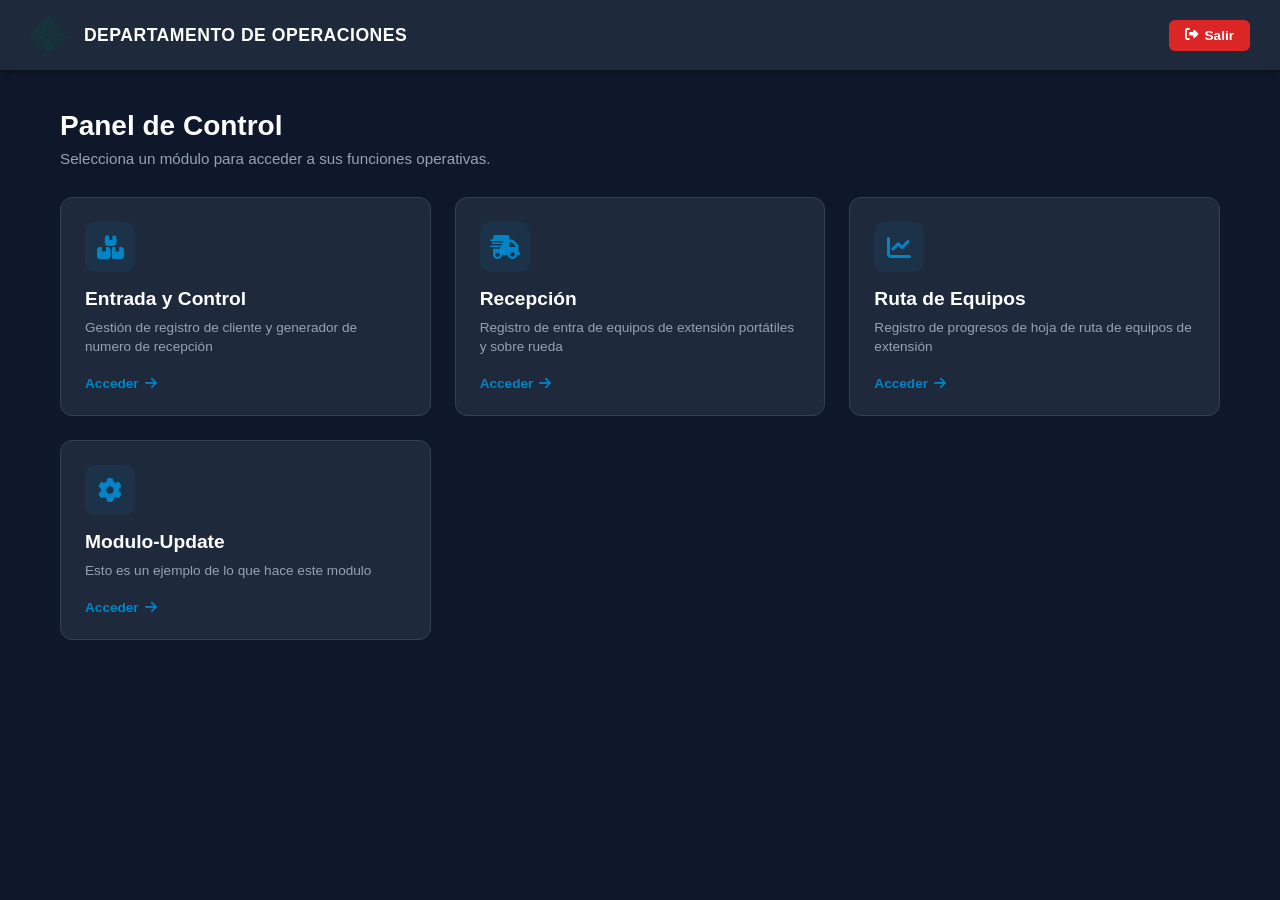
<file: menu.html>
<!DOCTYPE html>
<html lang="es">
<head>
    <meta charset="UTF-8">
    <meta name="viewport" content="width=device-width, initial-scale=1.0">
    <title>Menú Principal</title>
    <link rel="icon" type="image/png" href="icono.png">
    <link rel="stylesheet" href="https://cdnjs.cloudflare.com/ajax/libs/font-awesome/6.4.0/css/all.min.css">
    <link rel="stylesheet" href="menu.css">
</head>
<body>

    <!-- Pantalla de Carga -->
    <div class="loading-overlay" id="loadingOverlay">
        <i class="fa-solid fa-circle-notch spinner"></i>
        <p style="color: #94a3b8; font-size: 0.9rem;">Cargando sistema...</p>
    </div>

    <!-- Barra de Navegación superior -->
    <header class="navbar">
        <div class="navbar-brand">
            <img src="icono.png" alt="Logo" class="navbar-logo" onerror="this.style.display='none'">
            <div class="navbar-title">
                <h1>Departamento de Operaciones</h1>
            </div>
        </div>
        <div class="user-info">
            <button class="btn-logout" id="btnLogout">
                <i class="fa-solid fa-right-from-bracket"></i> Salir
            </button>
        </div>
    </header>

    <!-- Contenido Principal -->
    <main class="container">
        <section class="dashboard-header">
            <h2>Panel de Control</h2>
            <p>Selecciona un módulo para acceder a sus funciones operativas.</p>
        </section>

        <div class="modules-grid">
            <!-- Módulo 1 -->
            <a href="comerciales.html" class="module-card">
                <div>
                    <div class="module-icon">
                        <i class="fa-solid fa-boxes-stacked"></i>
                    </div>
                    <div class="module-title">Entrada y Control</div>
                    <div class="module-description">Gestión de registro de cliente y generador de numero de recepción</div>
                </div>
                <div class="module-action">
                    Acceder <i class="fa-solid fa-arrow-right"></i>
                </div>
            </a>

            <!-- Módulo 2 -->
            <a href="recepcion.html" class="module-card">
                <div>
                    <div class="module-icon">
                        <i class="fa-solid fa-truck-fast"></i>
                    </div>
                    <div class="module-title">Recepción </div>
                    <div class="module-description">Registro de entra de equipos de extensión portátiles y sobre rueda</div>
                </div>
                <div class="module-action">
                    Acceder <i class="fa-solid fa-arrow-right"></i>
                </div>
            </a>

            <!-- Módulo 3 -->
            <a href="ruta.html" class="module-card">
                <div>
                    <div class="module-icon">
                        <i class="fa-solid fa-chart-line"></i>
                    </div>
                    <div class="module-title">Ruta de Equipos</div>
                    <div class="module-description">Registro de progresos de hoja de ruta de equipos de extensión</div>
                </div>
                <div class="module-action">
                    Acceder <i class="fa-solid fa-arrow-right"></i>
                </div>
            </a>

            <!-- Módulo 4 -->
            <a href="configuracion.html" class="module-card">
                <div>
                    <div class="module-icon">
                        <i class="fa-solid fa-gear"></i>
                    </div>
                    <div class="module-title">Modulo-Update</div>
                    <div class="module-description">Esto es un ejemplo de lo que hace este modulo</div>
                </div>
                <div class="module-action">
                    Acceder <i class="fa-solid fa-arrow-right"></i>
                </div>
            </a>
        </div>
    </main>

    <script src="menu.js"></script>
</body>
</html>
</file>
<file: menu.css>
* {
    margin: 0;
    padding: 0;
    box-sizing: border-box;
    font-family: 'Segoe UI', Tahoma, Geneva, Verdana, sans-serif;
}

body {
    background-color: #0f172a;
    color: #f8fafc;
    min-height: 100vh;
    display: flex;
    flex-direction: column;
}

/* Navbar Header */
.navbar {
    background-color: #1e293b;
    padding: 15px 30px;
    display: flex;
    justify-content: space-between;
    align-items: center;
    box-shadow: 0 4px 6px -1px rgba(0, 0, 0, 0.3);
}

.navbar-brand {
    display: flex;
    align-items: center;
    gap: 15px;
}

.navbar-logo {
    height: 40px;
    width: auto;
    object-fit: contain;
}

.navbar-title h1 {
    font-size: 1.1rem;
    font-weight: 700;
    color: #ffffff;
    text-transform: uppercase;
    letter-spacing: 0.5px;
}

.user-info {
    display: flex;
    align-items: center;
    gap: 20px;
}

.user-email {
    font-size: 0.9rem;
    color: #94a3b8;
    display: flex;
    align-items: center;
    gap: 8px;
}

.btn-logout {
    background-color: #dc2626;
    color: white;
    border: none;
    padding: 8px 16px;
    border-radius: 6px;
    font-size: 0.85rem;
    font-weight: 600;
    cursor: pointer;
    transition: background-color 0.2s ease;
    display: flex;
    align-items: center;
    gap: 6px;
}

.btn-logout:hover {
    background-color: #b91c1c;
}

/* Main Dashboard Content */
.container {
    max-width: 1200px;
    margin: 40px auto;
    padding: 0 20px;
    width: 100%;
    flex: 1;
}

.dashboard-header {
    margin-bottom: 30px;
}

.dashboard-header h2 {
    font-size: 1.75rem;
    color: #ffffff;
    margin-bottom: 8px;
}

.dashboard-header p {
    color: #94a3b8;
    font-size: 0.95rem;
}

/* Grid de Módulos */
.modules-grid {
    display: grid;
    grid-template-columns: repeat(auto-fill, minmax(280px, 1fr));
    gap: 24px;
}

.module-card {
    background-color: #1e293b;
    border: 1px solid #334155;
    border-radius: 12px;
    padding: 24px;
    text-decoration: none;
    color: inherit;
    transition: all 0.3s ease;
    display: flex;
    flex-direction: column;
    justify-content: space-between;
}

.module-card:hover {
    transform: translateY(-5px);
    border-color: #0284c7;
    box-shadow: 0 10px 20px rgba(2, 132, 199, 0.15);
}

.module-icon {
    width: 50px;
    height: 50px;
    background-color: rgba(2, 132, 199, 0.1);
    color: #0284c7;
    border-radius: 10px;
    display: flex;
    align-items: center;
    justify-content: center;
    font-size: 1.5rem;
    margin-bottom: 16px;
}

.module-title {
    font-size: 1.2rem;
    font-weight: 600;
    color: #ffffff;
    margin-bottom: 8px;
}

.module-description {
    font-size: 0.85rem;
    color: #94a3b8;
    line-height: 1.4;
    margin-bottom: 20px;
}

.module-action {
    font-size: 0.85rem;
    font-weight: 600;
    color: #0284c7;
    display: flex;
    align-items: center;
    gap: 6px;
}

.module-card:hover .module-action i {
    transform: translateX(4px);
    transition: transform 0.2s ease;
}

/* Loading Overlay */
.loading-overlay {
    position: fixed;
    top: 0;
    left: 0;
    width: 100%;
    height: 100%;
    background-color: #0f172a;
    display: flex;
    justify-content: center;
    align-items: center;
    z-index: 1000;
    flex-direction: column;
    gap: 15px;
    transition: opacity 0.3s ease, visibility 0.3s ease;
}

.spinner {
    font-size: 2.5rem;
    color: #0284c7;
    animation: spin 1s linear infinite;
}

@keyframes spin {
    0% { transform: rotate(0deg); }
    100% { transform: rotate(360deg); }
}

.loading-overlay.hidden {
    opacity: 0;
    visibility: hidden;
}
</file>
